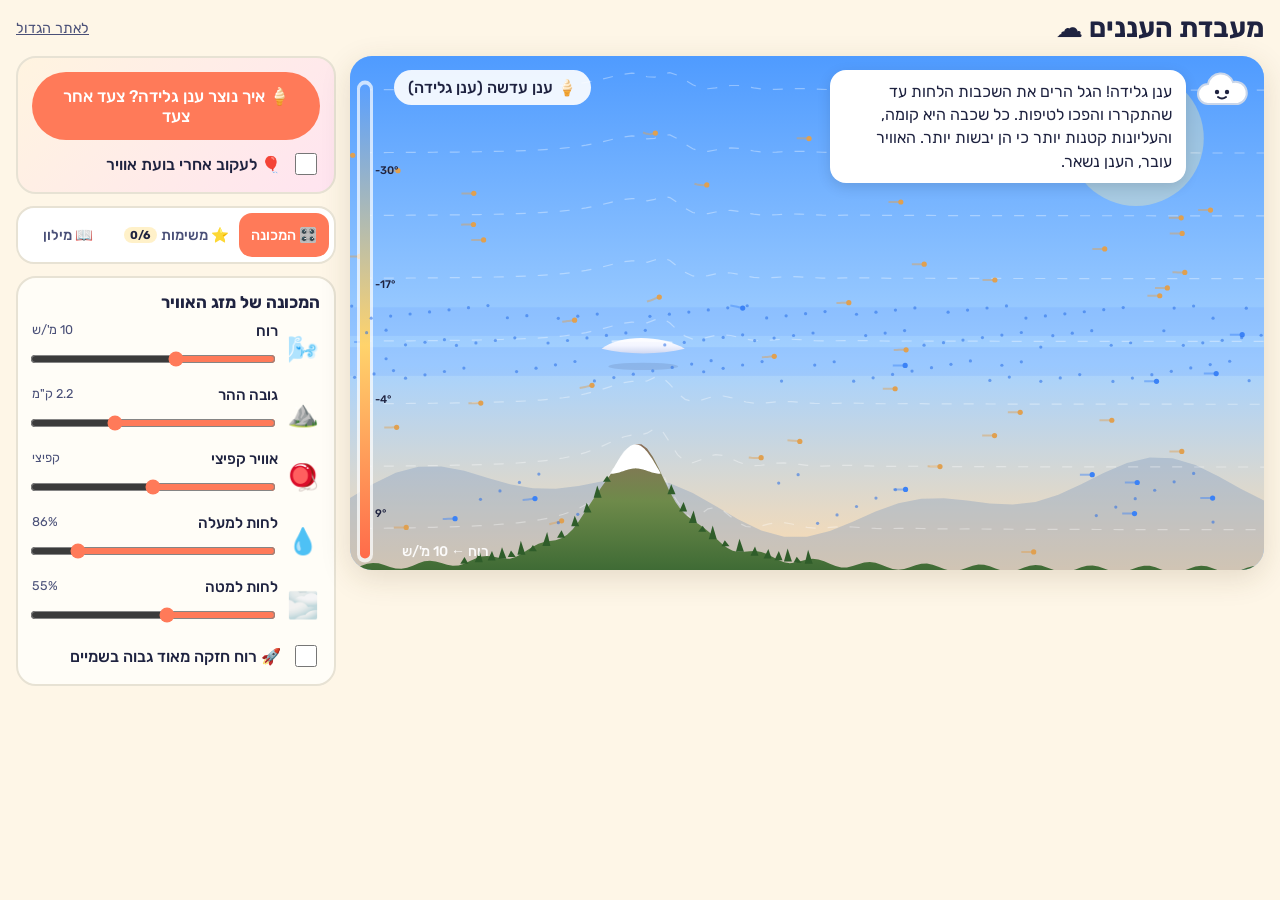
<file: site/kids.html>
<!doctype html>
<html lang="he" dir="rtl">
<head>
<meta charset="utf-8">
<meta name="viewport" content="width=device-width, initial-scale=1, viewport-fit=cover">
<title>מעבדת העננים לילדים</title>
<meta name="description" content="משחק: מזיזים רוח, הר ולחות ורואים איזה ענן נוצר. ענן עדשה, ענן כובע, רכבת עדשות וענני ערימה.">
<link rel="preconnect" href="https://fonts.googleapis.com"><link rel="preconnect" href="https://fonts.gstatic.com" crossorigin>
<link href="https://fonts.googleapis.com/css2?family=Rubik:wght@400;500;700&display=swap" rel="stylesheet">
<style>
  :root { --ink: #1f2340; --ink-2: #4a5078; --card: #fffdf7; --line: #e7e2d4; --accent: #ff7a59; --blue: #3b82f6; --ok: #22a06b; }
  * { box-sizing: border-box; }
  html, body { margin: 0; min-height: 100%; background: #fef6e7; color: var(--ink); font-family: 'Rubik', system-ui, sans-serif; }
  header { display: flex; align-items: center; gap: 12px; padding: 12px 16px; }
  header h1 { margin: 0; font-size: clamp(1.2rem, 3.6vw, 1.7rem); font-weight: 700; }
  header a { margin-inline-start: auto; color: var(--ink-2); font-size: .9rem; }
  main { display: grid; grid-template-columns: 1fr 320px; grid-template-rows: auto 1fr; gap: 14px; padding: 0 16px 16px; align-items: start; }
  .stage { grid-column: 1; grid-row: 1; } main > aside { grid-column: 2; grid-row: 1; }
  @media (max-width: 860px) { main { grid-template-columns: 1fr; } .stage, main > aside, main > .words { grid-column: 1; grid-row: auto; } main > .words { order: 3; } }
  .stage { position: relative; border-radius: 22px; overflow: hidden; box-shadow: 0 8px 30px rgb(80 60 20 / .15); background: #9ecbff; min-height: 300px; aspect-ratio: 16 / 9; }
  canvas { display: block; width: 100%; height: 100%; }
  .bubble { position: absolute; inset-inline-start: 14px; top: 14px; max-width: min(420px, 75%); display: flex; gap: 10px; align-items: flex-start; }
  .bubble .who { flex: none; width: 54px; height: 40px; animation: bob 3.2s ease-in-out infinite; }
  @keyframes bob { 50% { transform: translateY(-4px) scale(1.04, .97); } }
  @media (prefers-reduced-motion: reduce) { .bubble .who { animation: none; } }
  .bubble p { margin: 0; padding: 10px 14px; border-radius: 16px; background: #fff; font-size: 1rem; line-height: 1.45; box-shadow: 0 4px 14px rgb(0 0 0 / .12); }
  .found { position: absolute; inset-inline-end: 44px; top: 14px; z-index: 2; padding: 8px 14px; border-radius: 999px; background: rgb(255 255 255 / .9); font-weight: 500; font-size: 1rem; }
  aside { display: grid; gap: 12px; align-content: start; }
  .card { background: var(--card); border: 2px solid var(--line); border-radius: 20px; padding: 14px; }
  .card h2 { margin: 0 0 10px; font-size: 1.05rem; }
  .ctl { display: grid; grid-template-columns: 34px 1fr; gap: 2px 8px; align-items: center; margin-bottom: 10px; }
  .ctl .ic { grid-row: span 2; font-size: 1.6rem; text-align: center; }
  .ctl label { font-weight: 500; font-size: .95rem; display: flex; justify-content: space-between; }
  .ctl label small { color: var(--ink-2); font-weight: 400; }
  input[type=range] { width: 100%; height: 30px; accent-color: var(--accent); }
  .switch { display: flex; align-items: center; gap: 10px; font-weight: 500; }
  .switch input { width: 22px; height: 22px; accent-color: var(--accent); }
  .missions { list-style: none; margin: 0; padding: 0; display: grid; gap: 8px; }
  .missions li { display: flex; gap: 10px; align-items: center; padding: 8px 10px; border-radius: 14px; background: #fff; border: 2px solid var(--line); font-size: .95rem; }
  .missions li .st { font-size: 1.3rem; filter: grayscale(1) opacity(.35); transition: filter .4s, transform .4s; }
  .missions li.done { border-color: #b7e4c7; background: #f0fbf4; }
  .missions li.done .st { filter: none; transform: scale(1.25) rotate(-10deg); }
  .row { display: flex; gap: 8px; flex-wrap: wrap; }
  button { font: inherit; border: 0; border-radius: 999px; padding: 10px 16px; background: var(--blue); color: #fff; font-weight: 500; cursor: pointer; }
  button.ghost { background: #fff; color: var(--ink); border: 2px solid var(--line); }
  .score { font-size: .95rem; color: var(--ink-2); }
  .hero { display: grid; gap: 10px; background: linear-gradient(135deg, #fff4e0, #ffe4f0); }
  button.big { font-size: 1.05rem; padding: 14px 16px; background: var(--accent); }
  .guide[hidden], .found:empty { display: none; }
  .guide { position: absolute; inset-inline: 14px; bottom: 14px; max-width: 460px; margin-inline-end: auto; padding: 12px 14px; border-radius: 18px; background: #fff; box-shadow: 0 8px 24px rgb(0 0 0 / .18); display: grid; gap: 8px; animation: pop .35s ease both; }
  @keyframes pop { from { transform: translateY(10px) scale(.97); opacity: 0; } }
  .guide .gh { display: flex; align-items: center; gap: 8px; }
  .guide .gh b { font-size: 1.1rem; } .guide .gh small { color: var(--ink-2); margin-inline-start: auto; }
  .guide .x { background: none; color: var(--ink-2); padding: 0 6px; font-size: 1.3rem; }
  .guide p { margin: 0; font-size: 1rem; line-height: 1.5; }
  .stage:has(.guide:not([hidden])) .bubble { display: none; }
  .words { padding: 0 16px 24px; }
  .words h2 { font-size: 1.1rem; margin: 4px 0 10px; } .words h2 small { color: var(--ink-2); font-weight: 400; font-size: .85rem; }
  .wl { display: flex; gap: 10px; flex-wrap: wrap; }
  .wl button { display: grid; justify-items: center; gap: 4px; min-width: 92px; padding: 10px 12px; border-radius: 18px; background: #fff; color: var(--ink); border: 2px solid var(--line); font-weight: 500; }
  .wl button[aria-pressed="true"] { border-color: var(--accent); background: #fff3ee; }
  .wl .ic { font-size: 1.8rem; display: inline-block; }
  .ic.hum { animation: drip 1.6s ease-in-out infinite; } @keyframes drip { 50% { transform: translateY(4px) scale(.92, 1.08); } }
  .ic.temp { animation: shiver 2s ease-in-out infinite; } @keyframes shiver { 50% { transform: rotate(-8deg); } }
  .ic.dew { animation: sweat 2.4s ease-in-out infinite; } @keyframes sweat { 50% { filter: drop-shadow(0 4px 0 #8cc4ff); } }
  .ic.spring { animation: boing 1.2s cubic-bezier(.3,1.6,.5,1) infinite; } @keyframes boing { 50% { transform: scaleY(.7) translateY(4px); } }
  .ic.wave { animation: wv 1.8s ease-in-out infinite; } @keyframes wv { 50% { transform: translateX(6px); } }
  .ic.cond { animation: puffy 2.2s ease-in-out infinite; } @keyframes puffy { 50% { transform: scale(1.15); } }
  .ic.wind { animation: gust 1.4s ease-in-out infinite; } @keyframes gust { 50% { transform: translateX(-6px) rotate(-6deg); } }
  @media (prefers-reduced-motion: reduce) { .wl .ic { animation: none; } }
  .wordbox { margin-top: 12px; padding: 12px 16px; border-radius: 18px; background: #fff; border: 2px solid var(--accent); max-width: 640px; animation: pop .3s ease both; }
  .wordbox b { font-size: 1.1rem; } .wordbox p { margin: 4px 0 0; font-size: 1rem; line-height: 1.5; }
  .confetti { position: fixed; inset: 0; pointer-events: none; z-index: 20; }
  :focus-visible { outline: 3px solid var(--accent); outline-offset: 2px; }
  /* phones: the picture keeps the screen width, and the guide sits under it instead of covering it */
  @media (max-width: 860px) { .stage { aspect-ratio: auto; min-height: 0; } #sky { aspect-ratio: 4 / 3; height: auto; } .guide { position: relative; inset: auto; margin: 8px; max-width: none; box-shadow: none; } }

  /* one screen: the picture, and beside it (under it on phones) three tabs: the machine, the missions, the glossary */
  .tabs { display: grid; grid-template-columns: repeat(3, 1fr); gap: 6px; padding: 5px; border-radius: 18px; background: #fff; border: 2px solid var(--line); position: sticky; top: 6px; z-index: 5; }
  .tabs button { min-height: 44px; border: 0; border-radius: 13px; background: transparent; color: var(--ink-2); font: inherit; font-weight: 500; font-size: .95rem; cursor: pointer; display: inline-flex; align-items: center; justify-content: center; gap: 4px; }
  .tabs button[aria-selected="true"] { background: var(--accent); color: #fff; }
  .tabs .badge { font-size: .72rem; padding: 1px 6px; border-radius: 999px; background: #fff1c9; color: var(--ink); }
  .tabs .badge:empty { display: none; }
  .tabs button.ping { animation: ping .9s ease 2; }
  @keyframes ping { 50% { transform: scale(1.08); box-shadow: 0 0 0 6px rgb(255 200 80 / .5); } }
  .panel[hidden] { display: none; }
  main > aside { align-content: start; }
  .words.panel .wl { gap: 8px; } .words.panel .wl button { min-width: 0; flex: 1 1 84px; padding: 8px 6px; }
  .words.panel .wordbox { max-width: none; }
  @media (min-width: 861px) { main > aside { grid-row: 1; max-height: calc(100vh - 80px); overflow: auto; } .stage { max-height: calc(100vh - 80px); } }

  .tabs button { white-space: nowrap; font-size: .9rem; padding: 0 4px; }
  /* phones: the tabs come straight under the picture so the missions and the glossary are in sight; the speech bubble and the found-cloud badge stay small and apart */
  @media (max-width: 860px) {
    main > aside > .tabs { order: -1; }
    .bubble { position: relative; inset: auto; top: auto; max-width: none; margin: 8px; } .bubble p { font-size: .92rem; padding: 8px 11px; box-shadow: none; } .bubble .who { width: 40px; height: 30px; }  /* under the picture, not over it */
    .found { top: 10px; bottom: auto; inset-inline-end: auto; inset-inline-start: 12px; font-size: .85rem; padding: 6px 11px; }  /* on the picture's top corner, clear of the bubble below */
  }
</style>
</head>
<body>
<header>
  <h1>מעבדת העננים ☁️</h1>
  <a href="./">לאתר הגדול</a>
</header>
<main>
  <section class="stage" aria-label="השמיים וההר">
    <canvas id="sky" role="img" aria-label="הר, רוח ועננים"></canvas>
    <div class="bubble"><svg class="who" viewBox="0 0 54 40" aria-hidden="true"><path d="M12 34a10 10 0 0 1 0-20 13 13 0 0 1 25-2 9 9 0 0 1 5 22Z" fill="#fff" stroke="#c9d6ea" stroke-width="2"/><circle cx="21" cy="22" r="2.2" fill="#1f2340"/><circle cx="31" cy="22" r="2.2" fill="#1f2340"/><path d="M22 27q4 3 8 0" stroke="#1f2340" stroke-width="2" fill="none" stroke-linecap="round"/></svg><p id="tip" aria-live="polite">שלום! אני ענני. הזיזו את הרוח וראו מה קורה לאוויר שעובר מעל ההר.</p></div>
    <div class="found" id="found" aria-live="polite"></div>
    <div class="guide" id="guide" role="dialog" aria-labelledby="gT" hidden>
      <div class="gh"><b id="gT"></b><small id="gN"></small><button class="x" id="gClose" type="button" aria-label="סגירה">×</button></div>
      <p id="gX"></p>
      <div class="row"><button class="ghost" id="gPrev" type="button">→ הקודם</button><button id="gNext" type="button">הבא ←</button></div>
    </div>
  </section>
  <aside>
    <div class="card hero">
      <button class="big" id="guideBtn" type="button">🍦 איך נוצר ענן גלידה? צעד אחר צעד</button>
      <label class="switch"><input id="follow" type="checkbox"> 🎈 לעקוב אחרי בועת אוויר</label>
    </div>
    <div class="tabs" role="tablist" aria-label="מה עוד יש כאן">
      <button type="button" role="tab" id="tab-machine" aria-controls="p-machine" aria-selected="true">🎛️ המכונה</button>
      <button type="button" role="tab" id="tab-missions" aria-controls="p-missions" aria-selected="false">⭐ משימות <b class="badge" id="tabScore"></b></button>
      <button type="button" role="tab" id="tab-words" aria-controls="p-words" aria-selected="false">📖 מילון</button>
    </div>
    <div class="card panel" role="tabpanel" id="p-machine" aria-labelledby="tab-machine">
      <h2>המכונה של מזג האוויר</h2>
      <div class="ctl"><span class="ic" aria-hidden="true">🌬️</span><label for="wind">רוח <small id="o-wind"></small></label><input id="wind" type="range" min="0" max="25" step="1" value="10"></div>
      <div class="ctl"><span class="ic" aria-hidden="true">⛰️</span><label for="hill">גובה ההר <small id="o-hill"></small></label><input id="hill" type="range" min="0.6" max="3" step="0.1" value="2.2"></div>
      <div class="ctl"><span class="ic" aria-hidden="true">🪀</span><label for="spring">אוויר קפיצי <small id="o-spring"></small></label><input id="spring" type="range" min="0" max="2" step="0.05" value="1"></div>
      <div class="ctl"><span class="ic" aria-hidden="true">💧</span><label for="up">לחות למעלה <small id="o-up"></small></label><input id="up" type="range" min="20" max="100" step="1" value="86"></div>
      <div class="ctl"><span class="ic" aria-hidden="true">🌫️</span><label for="low">לחות למטה <small id="o-low"></small></label><input id="low" type="range" min="20" max="100" step="1" value="55"></div>
      <label class="switch"><input id="jet" type="checkbox"> 🚀 רוח חזקה מאוד גבוה בשמיים</label>
    </div>
    <div class="card panel" role="tabpanel" id="p-missions" aria-labelledby="tab-missions" hidden>
      <h2>משימות <span class="score" id="score"></span></h2>
      <ul class="missions" id="missions"></ul>
      <div class="row" style="margin-top:10px"><button class="ghost" id="reset" type="button">להתחיל מחדש</button></div>
    </div>
    <div class="card panel words" role="tabpanel" id="p-words" aria-labelledby="tab-words" hidden>
      <h2>מילון בתמונות <small>לחצו על מילה</small></h2>
      <div class="wl">
          <button type="button" data-w="hum"><span class="ic hum" aria-hidden="true">💧</span>לחות</button>
          <button type="button" data-w="temp"><span class="ic temp" aria-hidden="true">🌡️</span>טמפרטורה</button>
          <button type="button" data-w="dew"><span class="ic dew" aria-hidden="true">🥛</span>נקודת הטל</button>
          <button type="button" data-w="spring"><span class="ic spring" aria-hidden="true">🪀</span>אוויר קפיצי</button>
          <button type="button" data-w="wave"><span class="ic wave" aria-hidden="true">〰️</span>גל</button>
          <button type="button" data-w="cond"><span class="ic cond" aria-hidden="true">☁️</span>התעבות</button>
          <button type="button" data-w="wind"><span class="ic wind" aria-hidden="true">🌬️</span>רוח</button>
        </div>
        <div class="wordbox" id="wordBox" hidden><b id="wordT"></b><p id="wordX"></p></div>
    </div>
  </aside>

</main>

<canvas class="confetti" id="confetti" aria-hidden="true"></canvas>
<script type="module" src="js/kids.js"></script>
</body>
</html>
</file>
